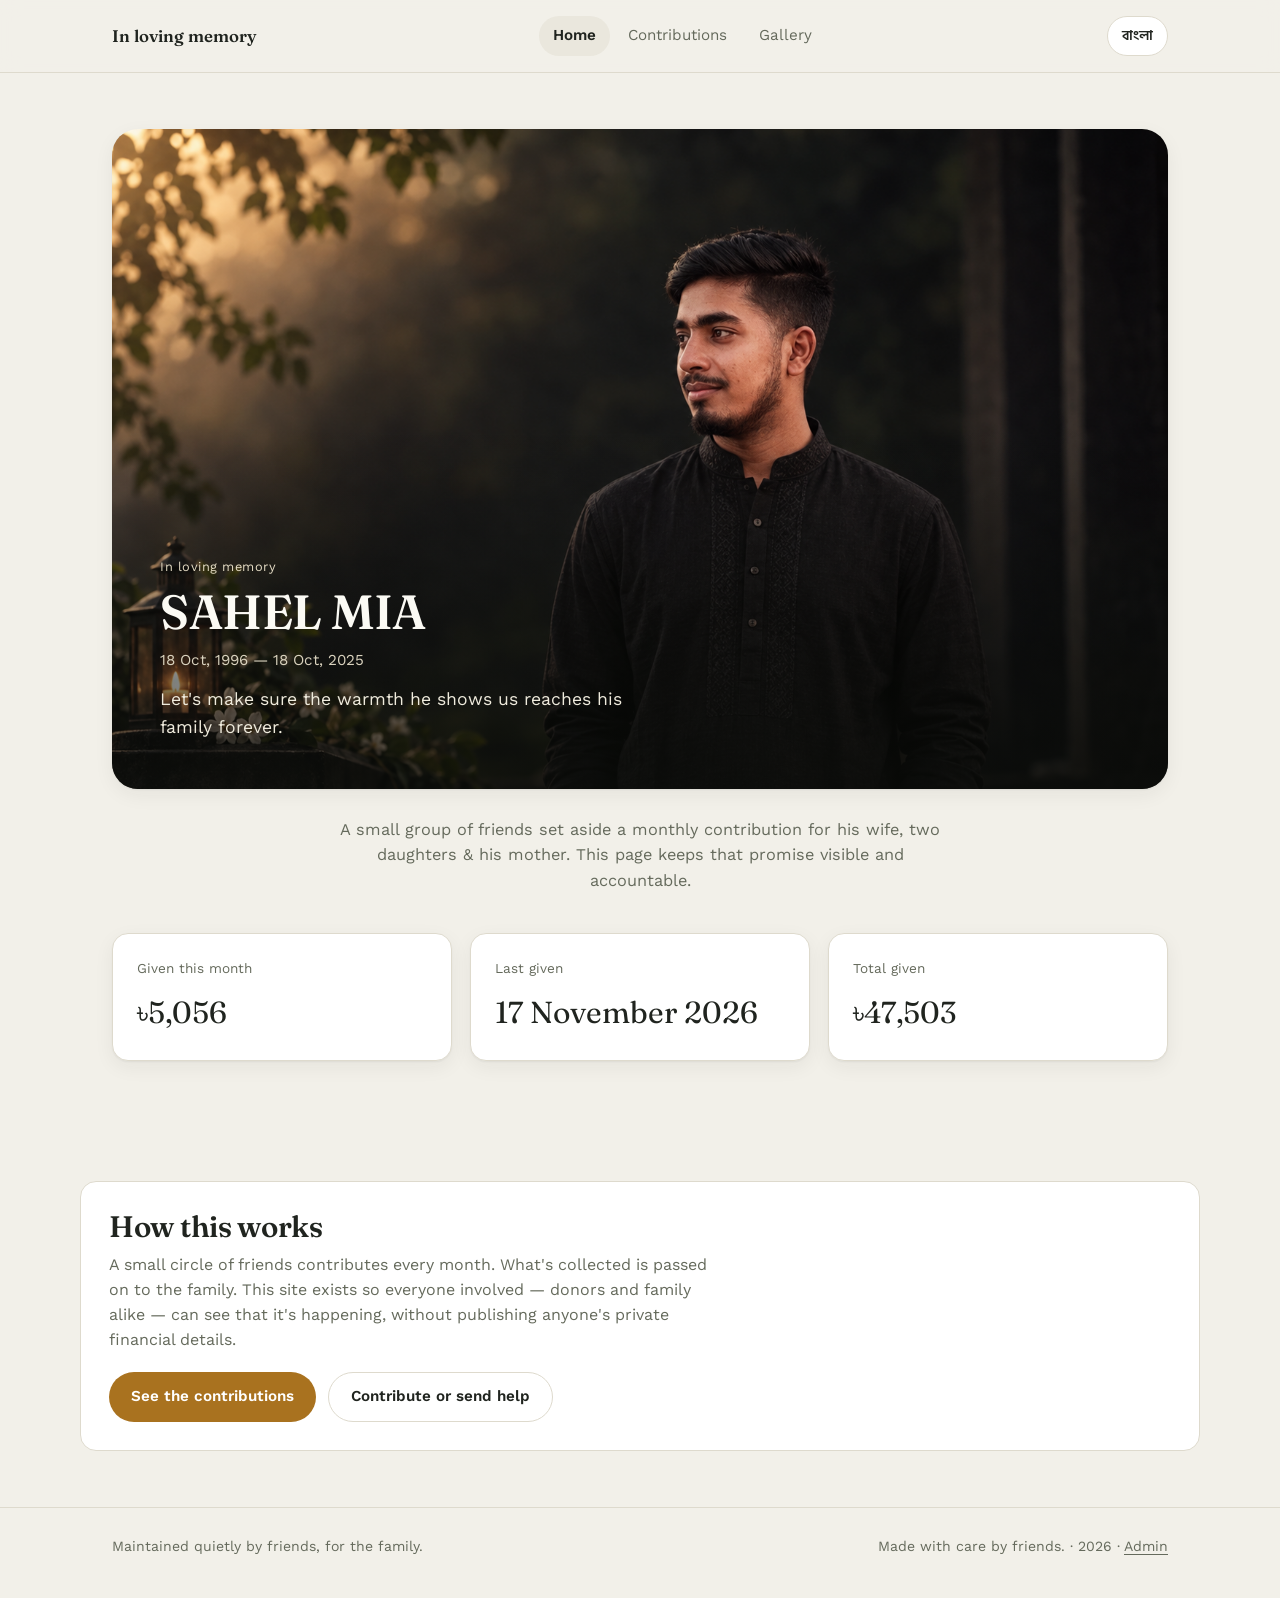
<file: index.html>
<!DOCTYPE html>
<html lang="en">
<head>
<meta charset="UTF-8">
<meta name="viewport" content="width=device-width, initial-scale=1.0">
<title>In loving memory — supporting his family</title>
<meta name="description" content="A private community page keeping monthly support for his family transparent and easy to follow.">
<meta name="robots" content="noindex, nofollow">

<meta property="og:title" content="In loving memory — supporting his family">
<meta property="og:description" content="A private community page keeping monthly support for his family transparent and easy to follow.">
<meta property="og:type" content="website">
<meta property="og:image" content="images/cover.jpg">

<link rel="icon" href="images/favicon.png">
<link rel="preconnect" href="https://fonts.googleapis.com">
<link rel="preconnect" href="https://fonts.gstatic.com" crossorigin>
<link href="https://fonts.googleapis.com/css2?family=Fraunces:opsz,wght@9..144,500;9..144,600&family=Work+Sans:wght@400;500;600&family=Hind+Siliguri:wght@400;500;600;700&display=swap" rel="stylesheet">
<link rel="stylesheet" href="css/style.css">
</head>
<body>
<a class="skip-link" href="#main">Skip to content</a>

<header class="site-header">
  <nav class="nav container" aria-label="Primary">
    <a class="nav-brand" href="index.html" data-i18n="hero_kicker">For Sahel</a>
    <ul class="nav-links">
      <li><a href="index.html" aria-current="page" data-i18n="nav_home">Home</a></li>
      <li><a href="contributions.html" data-i18n="nav_contributions">Contributions</a></li>
      <li><a href="gallery.html" data-i18n="nav_gallery">Gallery</a></li>
    </ul>
    <div class="nav-actions">
      <button class="lang-btn" type="button" data-lang-toggle data-lang-toggle-label>বাংলা</button>
      <button class="menu-btn" type="button" data-menu-toggle aria-expanded="false" aria-controls="mobile-menu" aria-label="Open menu">
        <svg viewBox="0 0 24 24" fill="none" stroke="currentColor" stroke-width="2" stroke-linecap="round"><line x1="3" y1="6" x2="21" y2="6"/><line x1="3" y1="12" x2="21" y2="12"/><line x1="3" y1="18" x2="21" y2="18"/></svg>
      </button>
    </div>
  </nav>
  <div class="mobile-menu container" id="mobile-menu" data-mobile-menu>
    <a href="index.html" aria-current="page" data-i18n="nav_home">Home</a>
    <a href="contributions.html" data-i18n="nav_contributions">Contributions</a>
    <a href="gallery.html" data-i18n="nav_gallery">Gallery</a>
  </div>
</header>

<main id="main">
  <section class="hero container">
    <div class="hero-media">
      <img data-cover-image src="images/cover.jpg" alt="">
      <div class="hero-scrim" aria-hidden="true"></div>
      <div class="hero-text">
        <p class="hero-kicker" data-i18n="hero_kicker">In loving memory of</p>
        <h1 class="hero-name" data-deceased-name>[DECEASED_PERSON_NAME]</h1>
        <p class="hero-years" data-deceased-years></p>
        <p class="hero-message" data-memorial-message></p>
      </div>
    </div>

    <p class="hero-purpose" data-purpose-statement></p>

    <div class="stats" data-stats>
      <div class="stat-card">
        <p class="stat-label" data-i18n="stat_given_this_month">Given this month</p>
        <p class="stat-value" data-stat-this-month>—</p>
      </div>
      <div class="stat-card">
        <p class="stat-label" data-i18n="stat_last_given">Last given</p>
        <p class="stat-value" data-stat-last-given>—</p>
      </div>
      <div class="stat-card">
        <p class="stat-label" data-i18n="stat_total_given">Total given</p>
        <p class="stat-value" data-stat-total>—</p>
      </div>
    </div>
  </section>

  <section class="section container">
    <div class="about-block">
      <h2 class="section-heading" data-i18n="home_about_heading">How this works</h2>
      <p class="section-sub" data-i18n="home_about_body" style="margin-bottom:20px;">A small circle of friends contributes every month.</p>
      <div class="btn-row">
        <a class="btn btn-primary" href="contributions.html" data-i18n="home_cta">See the contributions</a>
        <a class="btn btn-secondary" href="contribute.html" data-i18n="home_cta_contribute">Contribute or send help</a>
      </div>
    </div>
  </section>
</main>

<footer class="site-footer">
  <div class="container footer-row">
    <span data-i18n="footer_statement">Maintained quietly by friends, for the family.</span>
    <span><span data-i18n="footer_made_with_care">Made with care by friends.</span> · <span id="year"></span> · <a class="footer-link" href="admin/" data-i18n="footer_admin">Admin</a></span>
  </div>
</footer>

<script src="js/i18n.js"></script>
<script src="js/data.js"></script>
<script src="js/main.js"></script>
<script src="js/home.js"></script>
<script>document.getElementById("year").textContent = new Date().getFullYear();</script>
</body>
</html>
</file>
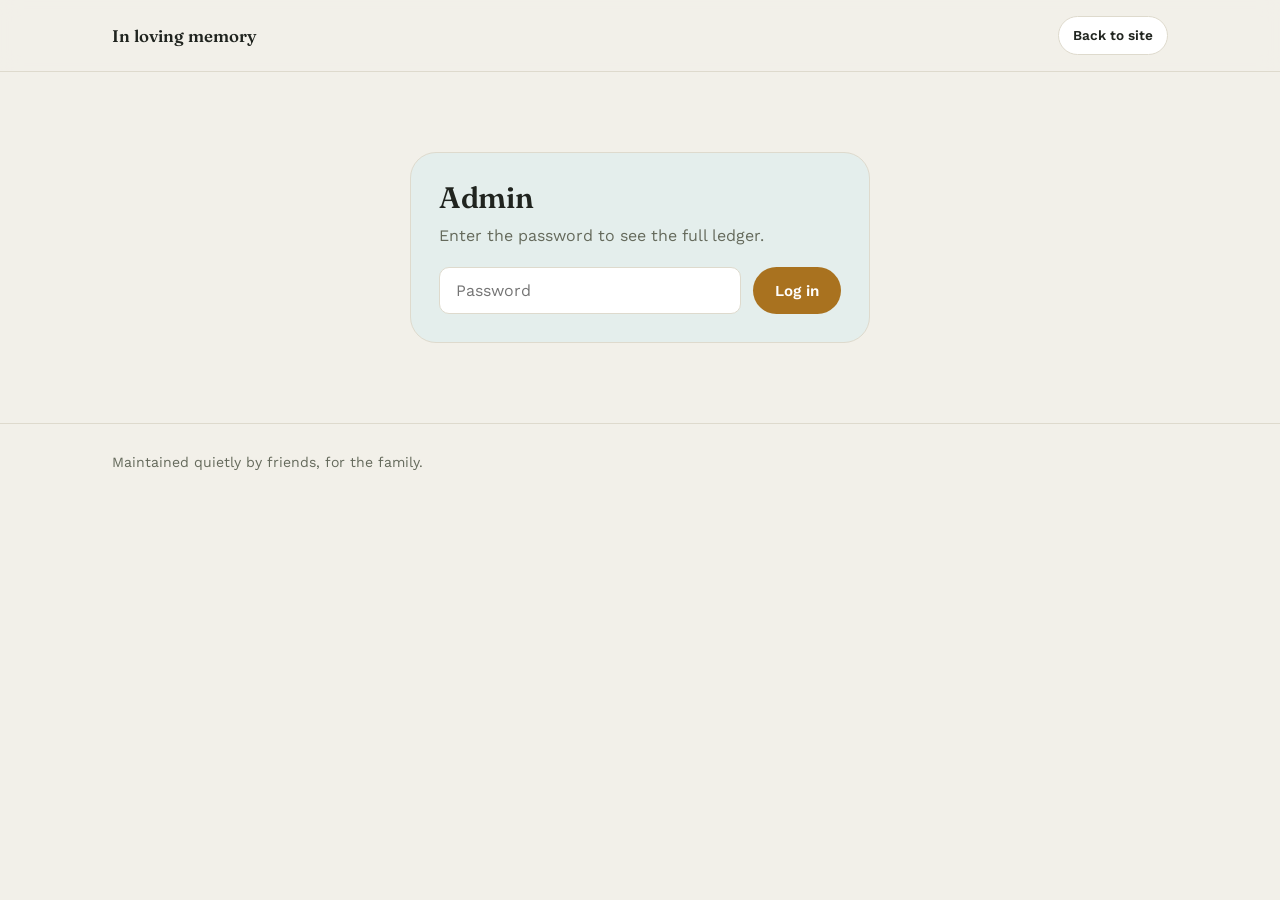
<file: admin/index.html>
<!DOCTYPE html>
<html lang="en">
<head>
<meta charset="UTF-8">
<meta name="viewport" content="width=device-width, initial-scale=1.0">
<title>Admin — In loving memory</title>
<meta name="robots" content="noindex, nofollow">
<link rel="icon" href="../images/favicon.png">
<link rel="preconnect" href="https://fonts.googleapis.com">
<link rel="preconnect" href="https://fonts.gstatic.com" crossorigin>
<link href="https://fonts.googleapis.com/css2?family=Fraunces:opsz,wght@9..144,500;9..144,600&family=Work+Sans:wght@400;500;600&family=Hind+Siliguri:wght@400;500;600;700&display=swap" rel="stylesheet">
<link rel="stylesheet" href="../css/style.css">
<link rel="stylesheet" href="admin.css">
</head>
<body>
<header class="site-header">
  <nav class="nav container" aria-label="Primary">
    <a class="nav-brand" href="../index.html">In loving memory</a>
    <div class="nav-actions">
      <a class="lang-btn" href="../index.html" style="text-decoration:none;">Back to site</a>
      <button class="lang-btn" type="button" data-logout hidden>Log out</button>
    </div>
  </nav>
</header>

<main class="container section-tight">
  <section class="login-card" data-login>
    <h1 class="section-heading">Admin</h1>
    <p class="section-sub" style="margin-bottom:18px;">Enter the password to see the full ledger.</p>
    <form class="lookup-form" data-login-form novalidate style="max-width:none;">
      <label for="admin-password" class="visually-hidden">Password</label>
      <input id="admin-password" class="lookup-input" type="password" autocomplete="current-password" placeholder="Password" data-password aria-describedby="login-error">
      <button class="btn btn-primary" type="submit">Log in</button>
    </form>
    <p class="form-error" id="login-error" data-login-error role="alert"></p>
  </section>

  <section data-admin-view hidden>
    <h1 class="section-heading">Ledger</h1>
    <p class="section-sub">Every donor, every month, with what was given to the family and what's still in hand.</p>
    <div class="dash-stats" data-summary></div>
    <div class="ledger-wrap" data-table-wrap tabindex="0" aria-label="Contribution ledger, scrolls sideways"></div>
    <p class="ledger-note">Cells marked “due” are months with no contribution recorded, including the current month. Click a year heading to show or hide its months.</p>

    <h2 class="section-heading fund-heading">Reserve fund &amp; investments</h2>
    <p class="section-sub">The money kept aside for his children: what was collected, what is invested, what the investments returned, and what is in hand. Amounts are at cost (what was paid), not today's market value.</p>
    <div class="dash-stats" data-fund-summary></div>
    <div class="ledger-wrap" data-fund-wrap tabindex="0" aria-label="Reserve fund transactions, scrolls sideways"></div>
    <div data-fund-warnings></div>
    <div data-fund-assets></div>
  </section>
</main>

<footer class="site-footer">
  <div class="container footer-row">
    <span>Maintained quietly by friends, for the family.</span>
  </div>
</footer>

<script src="../js/data.js"></script>
<script src="admin.js"></script>
</body>
</html>
</file>
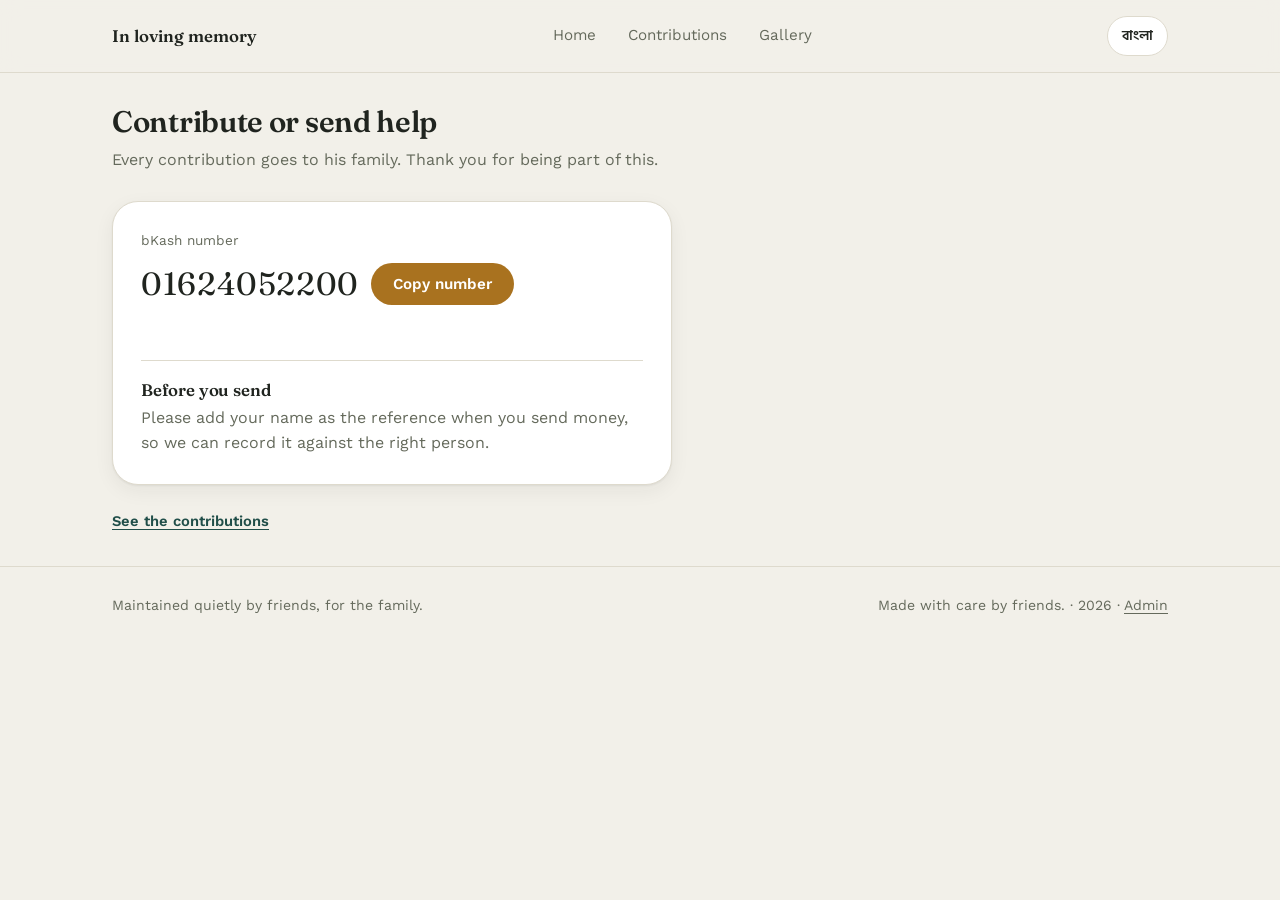
<file: contribute.html>
<!DOCTYPE html>
<html lang="en">
<head>
<meta charset="UTF-8">
<meta name="viewport" content="width=device-width, initial-scale=1.0">
<title>Contribute — In loving memory</title>
<meta name="description" content="Send help to the family via bKash.">
<meta name="robots" content="noindex, nofollow">
<meta property="og:title" content="Contribute — In loving memory">
<meta property="og:type" content="website">
<link rel="icon" href="images/favicon.png">
<link rel="preconnect" href="https://fonts.googleapis.com">
<link rel="preconnect" href="https://fonts.gstatic.com" crossorigin>
<link href="https://fonts.googleapis.com/css2?family=Fraunces:opsz,wght@9..144,500;9..144,600&family=Work+Sans:wght@400;500;600&family=Hind+Siliguri:wght@400;500;600;700&display=swap" rel="stylesheet">
<link rel="stylesheet" href="css/style.css">
</head>
<body>
<a class="skip-link" href="#main">Skip to content</a>

<header class="site-header">
  <nav class="nav container" aria-label="Primary">
    <a class="nav-brand" href="index.html" data-i18n="hero_kicker">In loving memory</a>
    <ul class="nav-links">
      <li><a href="index.html" data-i18n="nav_home">Home</a></li>
      <li><a href="contributions.html" data-i18n="nav_contributions">Contributions</a></li>
      <li><a href="gallery.html" data-i18n="nav_gallery">Gallery</a></li>
    </ul>
    <div class="nav-actions">
      <button class="lang-btn" type="button" data-lang-toggle data-lang-toggle-label>বাংলা</button>
      <button class="menu-btn" type="button" data-menu-toggle aria-expanded="false" aria-controls="mobile-menu" aria-label="Open menu">
        <svg viewBox="0 0 24 24" fill="none" stroke="currentColor" stroke-width="2" stroke-linecap="round"><line x1="3" y1="6" x2="21" y2="6"/><line x1="3" y1="12" x2="21" y2="12"/><line x1="3" y1="18" x2="21" y2="18"/></svg>
      </button>
    </div>
  </nav>
  <div class="mobile-menu container" id="mobile-menu" data-mobile-menu>
    <a href="index.html" data-i18n="nav_home">Home</a>
    <a href="contributions.html" data-i18n="nav_contributions">Contributions</a>
    <a href="gallery.html" data-i18n="nav_gallery">Gallery</a>
  </div>
</header>

<main id="main">
  <section class="section-tight container">
    <h1 class="section-heading" data-i18n="contribute_heading">Contribute or send help</h1>
    <p class="section-sub" data-i18n="contribute_sub">Every contribution goes to his family.</p>

    <div class="pay-card" data-pay-card>
      <p class="pay-label" id="bkash-label" data-i18n="contribute_bkash_label">bKash number</p>
      <div class="pay-row">
        <span class="pay-number" data-bkash-number aria-labelledby="bkash-label">—</span>
        <button class="btn btn-primary" type="button" data-copy-btn data-i18n="contribute_copy" hidden>Copy number</button>
      </div>
      <p class="pay-status" data-copy-status role="status" aria-live="polite"></p>

      <div class="pay-note">
        <h2 data-i18n="contribute_instruction_title">Before you send</h2>
        <p data-i18n="contribute_instruction">Please add your name as the reference when you send money.</p>
      </div>
    </div>

    <p class="pay-back"><a class="text-link" href="contributions.html" data-i18n="contribute_see_contributions">See the contributions</a></p>
  </section>
</main>

<footer class="site-footer">
  <div class="container footer-row">
    <span data-i18n="footer_statement">Maintained quietly by friends, for the family.</span>
    <span><span data-i18n="footer_made_with_care">Made with care by friends.</span> · <span id="year"></span> · <a class="footer-link" href="admin/" data-i18n="footer_admin">Admin</a></span>
  </div>
</footer>

<script src="js/i18n.js"></script>
<script src="js/data.js"></script>
<script src="js/main.js"></script>
<script src="js/contribute.js"></script>
<script>document.getElementById("year").textContent = new Date().getFullYear();</script>
</body>
</html>
</file>
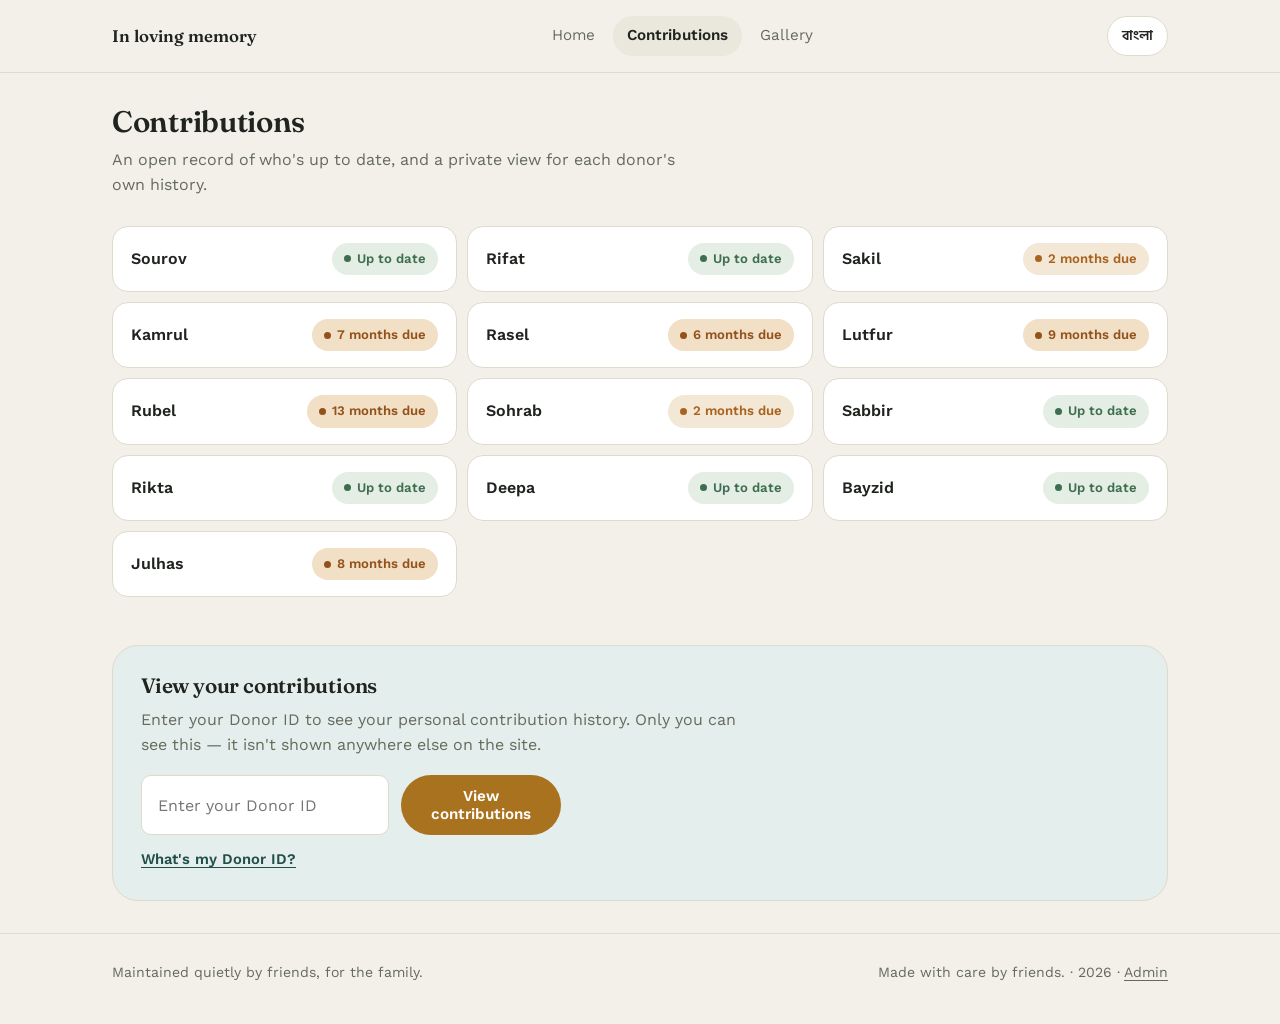
<file: contributions.html>
<!DOCTYPE html>
<html lang="en">
<head>
<meta charset="UTF-8">
<meta name="viewport" content="width=device-width, initial-scale=1.0">
<title>Contributions — In loving memory</title>
<meta name="description" content="See which donors are up to date and look up your own contribution history with your Donor ID.">
<meta name="robots" content="noindex, nofollow">
<meta property="og:title" content="Contributions — In loving memory">
<meta property="og:type" content="website">
<link rel="icon" href="images/favicon.png">
<link rel="preconnect" href="https://fonts.googleapis.com">
<link rel="preconnect" href="https://fonts.gstatic.com" crossorigin>
<link href="https://fonts.googleapis.com/css2?family=Fraunces:opsz,wght@9..144,500;9..144,600&family=Work+Sans:wght@400;500;600&family=Hind+Siliguri:wght@400;500;600;700&display=swap" rel="stylesheet">
<link rel="stylesheet" href="css/style.css">
</head>
<body>
<a class="skip-link" href="#main">Skip to content</a>

<header class="site-header">
  <nav class="nav container" aria-label="Primary">
    <a class="nav-brand" href="index.html" data-i18n="hero_kicker">In loving memory</a>
    <ul class="nav-links">
      <li><a href="index.html" data-i18n="nav_home">Home</a></li>
      <li><a href="contributions.html" aria-current="page" data-i18n="nav_contributions">Contributions</a></li>
      <li><a href="gallery.html" data-i18n="nav_gallery">Gallery</a></li>
    </ul>
    <div class="nav-actions">
      <button class="lang-btn" type="button" data-lang-toggle data-lang-toggle-label>বাংলা</button>
      <button class="menu-btn" type="button" data-menu-toggle aria-expanded="false" aria-controls="mobile-menu" aria-label="Open menu">
        <svg viewBox="0 0 24 24" fill="none" stroke="currentColor" stroke-width="2" stroke-linecap="round"><line x1="3" y1="6" x2="21" y2="6"/><line x1="3" y1="12" x2="21" y2="12"/><line x1="3" y1="18" x2="21" y2="18"/></svg>
      </button>
    </div>
  </nav>
  <div class="mobile-menu container" id="mobile-menu" data-mobile-menu>
    <a href="index.html" data-i18n="nav_home">Home</a>
    <a href="contributions.html" aria-current="page" data-i18n="nav_contributions">Contributions</a>
    <a href="gallery.html" data-i18n="nav_gallery">Gallery</a>
  </div>
</header>

<main id="main">
  <section class="section-tight container">
    <h1 class="section-heading" data-i18n="contrib_heading">Contributions</h1>
    <p class="section-sub" data-i18n="contrib_subheading">An open record of who's up to date.</p>

    <div class="donor-grid" data-donor-grid role="list" aria-label="Donor status list"></div>

    <section class="lookup-card" aria-labelledby="lookup-heading">
      <h2 class="section-heading" id="lookup-heading" style="font-size:1.3rem;" data-i18n="lookup_heading">View your contributions</h2>
      <p class="section-sub" style="margin-bottom:0;" data-i18n="lookup_body">Enter your Donor ID to see your personal contribution history.</p>

      <form class="lookup-form" data-lookup-form novalidate>
        <label for="donor-id-input" class="visually-hidden" data-i18n="lookup_placeholder">Enter your Donor ID</label>
        <input
          id="donor-id-input"
          class="lookup-input"
          type="text"
          autocomplete="off"
          data-lookup-input
          data-i18n-placeholder="lookup_placeholder"
          placeholder="Enter your Donor ID"
          aria-describedby="lookup-error">
        <button class="btn btn-primary" type="submit" data-i18n="lookup_button">View contributions</button>
      </form>
      <p class="form-error" id="lookup-error" data-lookup-error role="alert"></p>
      <p class="lookup-help">
        <a class="text-link" data-messenger-link href="https://m.me/username.sourov" target="_blank" rel="noopener noreferrer"><span data-i18n="lookup_forgot_id">What's my Donor ID?</span> <span class="visually-hidden">(<span data-i18n="lookup_forgot_id_hint">Opens Messenger</span>)</span></a>
      </p>

      <div class="dashboard" data-dashboard aria-hidden="true">
        <div class="dashboard-head">
          <h3 class="section-heading" style="font-size:1.2rem;" data-dash-name></h3>
          <button class="btn btn-secondary" type="button" data-lookup-clear data-i18n="lookup_clear">Close</button>
        </div>

        <div class="dash-stats">
          <div class="dash-stat">
            <p class="dash-stat-label" data-i18n="dash_total">Total contributed</p>
            <p class="dash-stat-value" data-dash-total>—</p>
          </div>
          <div class="dash-stat">
            <p class="dash-stat-label" data-i18n="dash_current_month">This month</p>
            <p class="dash-stat-value" data-dash-current>—</p>
          </div>
          <div class="dash-stat">
            <p class="dash-stat-label" data-i18n="dash_due">Months due</p>
            <p class="dash-stat-value" data-dash-due>—</p>
          </div>
          <div class="dash-stat">
            <p class="dash-stat-label" data-i18n="dash_last_contribution">Last contribution</p>
            <p class="dash-stat-value" data-dash-last>—</p>
          </div>
        </div>

        <h4 class="section-heading" style="font-size:1.05rem; margin-bottom:14px;" data-i18n="dash_history_heading">Monthly history</h4>
        <div class="history-list" data-history-list></div>
      </div>
    </section>
  </section>
</main>

<footer class="site-footer">
  <div class="container footer-row">
    <span data-i18n="footer_statement">Maintained quietly by friends, for the family.</span>
    <span><span data-i18n="footer_made_with_care">Made with care by friends.</span> · <span id="year"></span> · <a class="footer-link" href="admin/" data-i18n="footer_admin">Admin</a></span>
  </div>
</footer>

<script src="js/i18n.js"></script>
<script src="js/data.js"></script>
<script src="js/main.js"></script>
<script src="js/contributions.js"></script>
<script>document.getElementById("year").textContent = new Date().getFullYear();</script>
</body>
</html>
</file>
<file: css/style.css>
/* ==========================================================================
   Design tokens
   ========================================================================== */

:root {
  /* Light mode */
  --bg: #F2F0E9;
  --surface: #FFFFFF;
  --surface-sunken: #EAE7DD;
  --ink: #20241F;
  --ink-muted: #656A5C;
  --border: #DEDACD;
  --accent: #A9721F;       /* lamp-flame gold — memorial warmth */
  --accent-ink: #FFFFFF;
  --teal: #204E49;         /* dashboard / fintech accent */
  --teal-soft: #E4EEEC;
  --ok: #3E6E4F;
  --ok-soft: #E4EEE5;
  --due: #A9631F;
  --due-soft: #F3E7D6;
  --due-strong: #93521B;
  --due-strong-soft: #F1DFC6;
  --shadow: 0 1px 2px rgba(32, 36, 31, 0.06), 0 6px 20px rgba(32, 36, 31, 0.06);
  --radius-s: 10px;
  --radius-m: 16px;
  --radius-l: 26px;
  --focus-ring: 0 0 0 3px rgba(169, 114, 31, 0.45);

  --font-display: "Fraunces", "Noto Serif Bengali", Georgia, serif;
  --font-body: "Work Sans", "Hind Siliguri", -apple-system, BlinkMacSystemFont, sans-serif;
  --font-bn: "Hind Siliguri", "Work Sans", sans-serif;

  --container: 1120px;
  --motion-fast: 160ms;
  --motion-med: 420ms;
  --ease: cubic-bezier(0.22, 0.61, 0.36, 1);
}

@media (prefers-color-scheme: dark) {
  :root {
    --bg: #121A18;
    --surface: #182422;
    --surface-sunken: #0E1614;
    --ink: #ECE9DF;
    --ink-muted: #9CA79E;
    --border: #26332F;
    --accent: #D6A54E;
    --accent-ink: #16110A;
    --teal: #7FC9BC;
    --teal-soft: #1B2B29;
    --ok: #7FBE95;
    --ok-soft: #1B2B22;
    --due: #E0A362;
    --due-soft: #2E2517;
    --due-strong: #E8B67A;
    --due-strong-soft: #34260F;
    --shadow: 0 1px 2px rgba(0, 0, 0, 0.3), 0 10px 30px rgba(0, 0, 0, 0.35);
    --focus-ring: 0 0 0 3px rgba(214, 165, 78, 0.55);
  }
}

* { box-sizing: border-box; }
html { scroll-behavior: smooth; }
@media (prefers-reduced-motion: reduce) {
  html { scroll-behavior: auto; }
  *, *::before, *::after {
    animation-duration: 0.001ms !important;
    animation-iteration-count: 1 !important;
    transition-duration: 0.001ms !important;
    scroll-behavior: auto !important;
  }
}

body {
  margin: 0;
  background: var(--bg);
  color: var(--ink);
  font-family: var(--font-body);
  font-size: 16px;
  line-height: 1.55;
  -webkit-font-smoothing: antialiased;
  overflow-x: hidden;
}

html[lang="bn"] body { font-family: var(--font-bn); }

h1, h2, h3, .display {
  font-family: var(--font-display);
  font-weight: 600;
  letter-spacing: -0.01em;
  line-height: 1.12;
  margin: 0;
  color: var(--ink);
}
html[lang="bn"] h1, html[lang="bn"] h2, html[lang="bn"] h3, html[lang="bn"] .display {
  font-family: var(--font-bn);
  font-weight: 700;
}

p { margin: 0; }
a { color: inherit; }
img { max-width: 100%; display: block; }
button, input { font-family: inherit; font-size: inherit; color: inherit; }

.container {
  width: 100%;
  max-width: var(--container);
  margin: 0 auto;
  padding: 0 20px;
}

@media (min-width: 720px) {
  .container { padding: 0 32px; }
}

:focus-visible {
  outline: none;
  box-shadow: var(--focus-ring);
  border-radius: 6px;
}

.visually-hidden {
  position: absolute;
  width: 1px; height: 1px;
  padding: 0; margin: -1px;
  overflow: hidden;
  clip: rect(0,0,0,0);
  white-space: nowrap;
  border: 0;
}

.skip-link {
  position: absolute;
  left: 12px;
  top: -60px;
  background: var(--accent);
  color: var(--accent-ink);
  padding: 10px 16px;
  border-radius: var(--radius-s);
  z-index: 1000;
  transition: top var(--motion-fast) var(--ease);
}
.skip-link:focus { top: 12px; }

/* ==========================================================================
   Header / nav
   ========================================================================== */

.site-header {
  position: sticky;
  top: 0;
  z-index: 100;
  background: color-mix(in srgb, var(--bg) 88%, transparent);
  backdrop-filter: blur(10px);
  border-bottom: 1px solid var(--border);
}

.nav {
  display: flex;
  align-items: center;
  justify-content: space-between;
  padding-top: 16px;
  padding-bottom: 16px;
  gap: 16px;
}

.nav-brand {
  font-family: var(--font-display);
  font-size: 1.05rem;
  font-weight: 600;
  text-decoration: none;
  color: var(--ink);
  white-space: nowrap;
  overflow: hidden;
  text-overflow: ellipsis;
  max-width: 60vw;
}
html[lang="bn"] .nav-brand { font-family: var(--font-bn); font-weight: 700; }

.nav-links {
  display: none;
  align-items: center;
  gap: 4px;
  list-style: none;
  margin: 0;
  padding: 0;
}

.nav-links a {
  display: inline-block;
  padding: 8px 14px;
  border-radius: 999px;
  text-decoration: none;
  font-size: 0.95rem;
  color: var(--ink-muted);
  transition: color var(--motion-fast) var(--ease), background var(--motion-fast) var(--ease);
}
.nav-links a:hover { color: var(--ink); background: var(--surface-sunken); }
.nav-links a[aria-current="page"] { color: var(--ink); background: var(--surface-sunken); font-weight: 600; }

.nav-actions { display: flex; align-items: center; gap: 8px; }

.lang-btn {
  border: 1px solid var(--border);
  background: var(--surface);
  color: var(--ink);
  padding: 8px 14px;
  border-radius: 999px;
  cursor: pointer;
  font-weight: 600;
  font-size: 0.85rem;
  transition: border-color var(--motion-fast) var(--ease);
}
.lang-btn:hover { border-color: var(--accent); }

.menu-btn {
  display: inline-flex;
  border: 1px solid var(--border);
  background: var(--surface);
  border-radius: var(--radius-s);
  padding: 8px 10px;
  cursor: pointer;
}
.menu-btn svg { width: 20px; height: 20px; }

@media (min-width: 860px) {
  .nav-links { display: flex; }
  .menu-btn { display: none; }
}

.mobile-menu {
  display: none;
  flex-direction: column;
  gap: 2px;
  padding: 4px 0 16px;
  border-top: 1px solid var(--border);
}
.mobile-menu.open { display: flex; }
.mobile-menu a {
  padding: 12px 4px;
  text-decoration: none;
  color: var(--ink);
  border-radius: var(--radius-s);
}
.mobile-menu a[aria-current="page"] { color: var(--accent); font-weight: 600; }

@media (min-width: 860px) { .mobile-menu { display: none !important; } }

/* ==========================================================================
   Hero (memorial)
   ========================================================================== */

.hero {
  position: relative;
  padding-top: 56px;
  padding-bottom: 64px;
}

.hero-media {
  position: relative;
  border-radius: var(--radius-l);
  overflow: hidden;
  aspect-ratio: 4 / 5;
  background: var(--surface-sunken);
  box-shadow: var(--shadow);
  opacity: 0;
  animation: fade-in var(--motion-med) var(--ease) forwards;
  animation-delay: 80ms;
}

@media (min-width: 720px) {
  .hero-media { aspect-ratio: 16 / 10; }
}

@keyframes fade-in {
  from { opacity: 0; transform: translateY(8px); }
  to { opacity: 1; transform: translateY(0); }
}

.hero-media img {
  width: 100%; height: 100%;
  object-fit: cover;
  object-position: center 20%;
}

.hero-scrim {
  position: absolute;
  inset: 0;
  background: linear-gradient(180deg, rgba(10,12,9,0) 45%, rgba(10,12,9,0.72) 100%);
}

.hero-text {
  position: absolute;
  left: 0; right: 0; bottom: 0;
  padding: 28px 24px 32px;
  color: #F6F4EC;
}

.hero-kicker {
  font-size: 0.8rem;
  letter-spacing: 0.04em;
  color: #E5DCC5;
  margin: 0 0 8px;
}

.hero-name {
  font-size: clamp(1.8rem, 5.6vw, 3rem);
  color: #FBFAF4;
  margin-bottom: 10px;
}

.hero-years {
  font-size: 0.95rem;
  color: #D9D2BE;
  margin-bottom: 14px;
}

.hero-message {
  max-width: 46ch;
  font-size: 1.02rem;
  color: #EFEBDD;
}

@media (min-width: 720px) {
  .hero-text { padding: 48px; }
  .hero-message { font-size: 1.1rem; }
}

.hero-purpose {
  max-width: 62ch;
  margin: 28px auto 0;
  text-align: center;
  color: var(--ink-muted);
  font-size: 1.02rem;
}

/* ==========================================================================
   Stat cards
   ========================================================================== */

.stats {
  display: grid;
  grid-template-columns: 1fr;
  gap: 14px;
  margin-top: 40px;
}

@media (min-width: 720px) {
  .stats { grid-template-columns: repeat(3, 1fr); gap: 18px; }
}

.stat-card {
  background: var(--surface);
  border: 1px solid var(--border);
  border-radius: var(--radius-m);
  padding: 24px;
  box-shadow: var(--shadow);
  opacity: 0;
  transform: translateY(10px);
  animation: rise var(--motion-med) var(--ease) forwards;
}
.stat-card:nth-child(1) { animation-delay: 60ms; }
.stat-card:nth-child(2) { animation-delay: 140ms; }
.stat-card:nth-child(3) { animation-delay: 220ms; }

@keyframes rise {
  to { opacity: 1; transform: translateY(0); }
}

.stat-label {
  font-size: 0.85rem;
  color: var(--ink-muted);
  margin-bottom: 10px;
}

.stat-value {
  font-family: var(--font-display);
  font-size: clamp(1.5rem, 4vw, 1.9rem);
  color: var(--ink);
}
html[lang="bn"] .stat-value { font-family: var(--font-bn); font-weight: 700; }

.stat-value.muted {
  font-family: var(--font-body);
  font-size: 1rem;
  color: var(--ink-muted);
}

/* ==========================================================================
   Sections, generic
   ========================================================================== */

.section { padding: 56px 0; }
.section-tight { padding-top: 32px; padding-bottom: 32px; }

.section-heading {
  font-size: clamp(1.4rem, 3.4vw, 1.85rem);
  margin-bottom: 10px;
}

.section-sub {
  color: var(--ink-muted);
  max-width: 60ch;
  margin-bottom: 28px;
}

.about-block {
  background: var(--surface);
  border: 1px solid var(--border);
  border-radius: var(--radius-m);
  padding: 28px;
}

.btn {
  display: inline-flex;
  align-items: center;
  gap: 8px;
  border: none;
  border-radius: 999px;
  padding: 12px 22px;
  font-weight: 600;
  font-size: 0.95rem;
  cursor: pointer;
  text-decoration: none;
  transition: transform var(--motion-fast) var(--ease), box-shadow var(--motion-fast) var(--ease);
}
.btn:hover { transform: translateY(-1px); }
.btn-primary { background: var(--accent); color: var(--accent-ink); }
.btn-secondary {
  background: transparent;
  color: var(--ink);
  border: 1px solid var(--border);
}

/* ==========================================================================
   Footer
   ========================================================================== */

.site-footer {
  border-top: 1px solid var(--border);
  padding: 28px 0 40px;
  color: var(--ink-muted);
  font-size: 0.88rem;
}
.footer-row {
  display: flex;
  flex-direction: column;
  gap: 6px;
}
@media (min-width: 720px) {
  .footer-row { flex-direction: row; justify-content: space-between; }
}

/* ==========================================================================
   Contributions page
   ========================================================================== */

.donor-grid {
  display: grid;
  grid-template-columns: 1fr;
  gap: 10px;
}

@media (min-width: 640px) {
  .donor-grid { grid-template-columns: repeat(2, 1fr); }
}
@media (min-width: 980px) {
  .donor-grid { grid-template-columns: repeat(3, 1fr); }
}

.donor-card {
  display: flex;
  align-items: center;
  justify-content: space-between;
  gap: 12px;
  background: var(--surface);
  border: 1px solid var(--border);
  border-radius: var(--radius-m);
  padding: 16px 18px;
}

.donor-name {
  font-weight: 600;
  overflow-wrap: anywhere;
}

.status-pill {
  display: inline-flex;
  align-items: center;
  gap: 6px;
  padding: 6px 12px;
  border-radius: 999px;
  font-size: 0.82rem;
  font-weight: 600;
  white-space: nowrap;
}
.status-pill::before {
  content: "";
  width: 7px; height: 7px;
  border-radius: 50%;
  flex-shrink: 0;
}
.status-ok { background: var(--ok-soft); color: var(--ok); }
.status-ok::before { background: var(--ok); }
.status-due { background: var(--due-soft); color: var(--due); }
.status-due::before { background: var(--due); }
.status-due-strong { background: var(--due-strong-soft); color: var(--due-strong); }
.status-due-strong::before { background: var(--due-strong); }

.lookup-card {
  background: var(--teal-soft);
  border: 1px solid var(--border);
  border-radius: var(--radius-l);
  padding: 28px;
  margin-top: 48px;
}

.lookup-form {
  display: flex;
  flex-direction: column;
  gap: 12px;
  margin-top: 18px;
  max-width: 420px;
}
@media (min-width: 560px) {
  .lookup-form { flex-direction: row; }
}

.lookup-input {
  flex: 1;
  padding: 13px 16px;
  border-radius: var(--radius-s);
  border: 1px solid var(--border);
  background: var(--surface);
  color: var(--ink);
}
.lookup-input:invalid { box-shadow: none; }

.form-error {
  color: var(--due-strong);
  font-size: 0.9rem;
  margin-top: 10px;
  display: none;
}
.form-error.visible { display: block; }

.dashboard {
  margin-top: 28px;
  border-top: 1px solid var(--border);
  padding-top: 28px;
  display: none;
}
.dashboard.visible { display: block; }

.dashboard-head {
  display: flex;
  align-items: baseline;
  justify-content: space-between;
  gap: 12px;
  margin-bottom: 18px;
  flex-wrap: wrap;
}

.dash-stats {
  display: grid;
  grid-template-columns: repeat(2, 1fr);
  gap: 10px;
  margin-bottom: 24px;
}
@media (min-width: 640px) {
  .dash-stats { grid-template-columns: repeat(4, 1fr); }
}

.dash-stat {
  background: var(--surface);
  border: 1px solid var(--border);
  border-radius: var(--radius-s);
  padding: 14px 16px;
}
.dash-stat-label { font-size: 0.78rem; color: var(--ink-muted); margin-bottom: 6px; }
.dash-stat-value { font-family: var(--font-display); font-size: 1.15rem; }
html[lang="bn"] .dash-stat-value { font-family: var(--font-bn); font-weight: 700; }

.history-list {
  display: flex;
  flex-direction: column;
  border: 1px solid var(--border);
  border-radius: var(--radius-m);
  overflow: hidden;
}

.history-row {
  display: flex;
  align-items: center;
  justify-content: space-between;
  gap: 12px;
  padding: 13px 16px;
  background: var(--surface);
  border-bottom: 1px solid var(--border);
}
.history-row:last-child { border-bottom: none; }
.history-month { font-weight: 500; }
.history-right { display: flex; align-items: center; gap: 14px; }
.history-amount { color: var(--ink-muted); font-variant-numeric: tabular-nums; }

/* ==========================================================================
   Gallery
   ========================================================================== */

.gallery-grid {
  columns: 1;
  column-gap: 14px;
}
@media (min-width: 620px) { .gallery-grid { columns: 2; } }
@media (min-width: 960px) { .gallery-grid { columns: 3; } }

.gallery-item {
  break-inside: avoid;
  margin-bottom: 14px;
  border-radius: var(--radius-m);
  overflow: hidden;
  border: none;
  padding: 0;
  background: var(--surface-sunken);
  cursor: pointer;
  display: block;
  width: 100%;
  position: relative;
}

.gallery-item img {
  width: 100%;
  display: block;
  transition: transform var(--motion-med) var(--ease);
}

@media (hover: hover) {
  .gallery-item:hover img { transform: scale(1.035); }
}

.lightbox {
  position: fixed;
  inset: 0;
  background: rgba(10, 12, 9, 0.92);
  display: none;
  align-items: center;
  justify-content: center;
  z-index: 1000;
  padding: env(safe-area-inset-top) 0 env(safe-area-inset-bottom);
}
.lightbox.open { display: flex; }

.lightbox-figure {
  position: relative;
  max-width: min(92vw, 1000px);
  max-height: 88vh;
  display: flex;
  flex-direction: column;
  align-items: center;
  gap: 12px;
}

.lightbox-img {
  max-width: 100%;
  max-height: 76vh;
  border-radius: var(--radius-s);
  object-fit: contain;
  opacity: 0;
  animation: fade-in var(--motion-fast) var(--ease) forwards;
}

.lightbox-caption {
  color: #F1EEE3;
  font-size: 0.92rem;
  text-align: center;
  max-width: 60ch;
  padding: 0 16px;
}

.lightbox-close, .lightbox-nav {
  position: absolute;
  border: none;
  background: rgba(20, 22, 18, 0.55);
  color: #F6F4EC;
  border-radius: 999px;
  width: 44px; height: 44px;
  display: flex;
  align-items: center;
  justify-content: center;
  cursor: pointer;
}
.lightbox-close { top: -4px; right: -4px; }
.lightbox-nav.prev { left: -4px; top: 50%; transform: translateY(-50%); }
.lightbox-nav.next { right: -4px; top: 50%; transform: translateY(-50%); }

@media (min-width: 720px) {
  .lightbox-close { top: -52px; right: 0; }
  .lightbox-nav.prev { left: -60px; }
  .lightbox-nav.next { right: -60px; }
}

/* ==========================================================================
   Utility states
   ========================================================================== */

.state-block {
  text-align: center;
  padding: 40px 20px;
  color: var(--ink-muted);
  border: 1px dashed var(--border);
  border-radius: var(--radius-m);
}

.footer-link { color: inherit; text-decoration: underline; text-underline-offset: 3px; }
.footer-link:hover { color: var(--ink); }

/* Button rows, text links, contribute page */
.btn-row { display: flex; flex-wrap: wrap; gap: 12px; }

.text-link {
  color: var(--teal);
  font-weight: 600;
  font-size: 0.92rem;
  text-decoration: underline;
  text-underline-offset: 3px;
}
.text-link:hover { color: var(--ink); }
.lookup-help { margin-top: 12px; }

.pay-card {
  background: var(--surface);
  border: 1px solid var(--border);
  border-radius: var(--radius-l);
  padding: 28px;
  max-width: 560px;
  box-shadow: var(--shadow);
}
.pay-label { font-size: 0.85rem; color: var(--ink-muted); margin-bottom: 8px; }
.pay-row {
  display: flex;
  flex-wrap: wrap;
  align-items: center;
  gap: 12px;
}
.pay-number {
  font-family: var(--font-display);
  font-size: clamp(1.5rem, 6vw, 2rem);
  letter-spacing: 0.02em;
  font-variant-numeric: tabular-nums;
  user-select: all;
}
.pay-status { min-height: 1.4em; font-size: 0.88rem; color: var(--ok); margin-top: 10px; }
.pay-status.error { color: var(--due-strong); }
.pay-note {
  margin-top: 22px;
  padding-top: 20px;
  border-top: 1px solid var(--border);
}
.pay-note h2 { font-size: 1.05rem; margin-bottom: 6px; }
.pay-note p { color: var(--ink-muted); }
.pay-back { margin-top: 24px; }

[hidden] { display: none !important; }
</file>
<file: admin/admin.css>
/* Admin-only styles. Uses the colour tokens from ../css/style.css so light/dark match the site. */

[hidden] { display: none !important; }

.login-card {
  max-width: 460px;
  margin: 48px auto;
  background: var(--teal-soft);
  border: 1px solid var(--border);
  border-radius: var(--radius-l);
  padding: 28px;
}

.ledger-wrap {
  overflow-x: auto;
  border: 1px solid var(--border);
  border-radius: var(--radius-m);
  background: var(--surface);
  max-width: 100%;
}

.ledger {
  border-collapse: separate;
  border-spacing: 0;
  width: 100%;
  font-size: 0.88rem;
  font-variant-numeric: tabular-nums;
}

.ledger th, .ledger td {
  padding: 10px 12px;
  text-align: right;
  white-space: nowrap;
  border-bottom: 1px solid var(--border);
  border-right: 1px solid var(--border);
}
.ledger th:last-child, .ledger td:last-child { border-right: none; }

.ledger thead th {
  background: var(--surface-sunken);
  font-weight: 600;
  color: var(--ink);
}

.ledger .sticky {
  position: sticky;
  left: 0;
  text-align: left;
  background: var(--surface);
  z-index: 1;
  font-weight: 500;
  min-width: 130px;
}
.ledger thead .sticky { background: var(--surface-sunken); z-index: 2; }

.ledger .cell-due {
  background: var(--due-soft);
  color: var(--due);
  font-size: 0.75rem;
  font-weight: 600;
}
.ledger .cell-empty { color: var(--ink-muted); }
.ledger .col-total { font-weight: 600; background: var(--surface-sunken); }

.ledger tfoot td, .ledger tfoot th { background: var(--surface-sunken); }
.ledger tfoot tr:first-child td, .ledger tfoot tr:first-child th { border-top: 2px solid var(--border); }
.ledger tfoot .sticky { background: var(--surface-sunken); }
.ledger .row-given td:not(.sticky) { color: var(--due-strong); }
.ledger .row-balance td:not(.sticky) { color: var(--ok); font-weight: 600; }
.ledger tbody tr:last-child td, .ledger tfoot tr:last-child td { border-bottom: none; }

.ledger-note {
  margin-top: 12px;
  font-size: 0.82rem;
  color: var(--ink-muted);
}

.ledger-wrap:focus-visible { box-shadow: var(--focus-ring); }

/* Year collapse */
.ledger .year-head { padding: 0; text-align: center; }
.ledger .year-btn {
  width: 100%;
  border: none;
  background: transparent;
  color: var(--ink);
  font-weight: 600;
  font-size: 0.88rem;
  padding: 10px 14px;
  cursor: pointer;
  text-align: center;
}
.ledger .year-btn:hover { background: var(--teal-soft); }
.ledger .year-cell { background: var(--surface-sunken); font-weight: 500; }
.ledger .year-due {
  display: block;
  font-size: 0.72rem;
  font-weight: 600;
  color: var(--due);
}

/* Reserve fund */
.fund-heading { margin-top: 56px; }
.fund-table .left { text-align: left; }
.fund-table .details { white-space: normal; min-width: 220px; }
.asset-tag {
  display: inline-block;
  margin-left: 8px;
  padding: 2px 8px;
  border-radius: 999px;
  background: var(--teal-soft);
  color: var(--teal);
  font-size: 0.74rem;
  font-weight: 600;
}
.fund-subheading { font-size: 1.05rem; margin: 28px 0 12px; }
</file>
